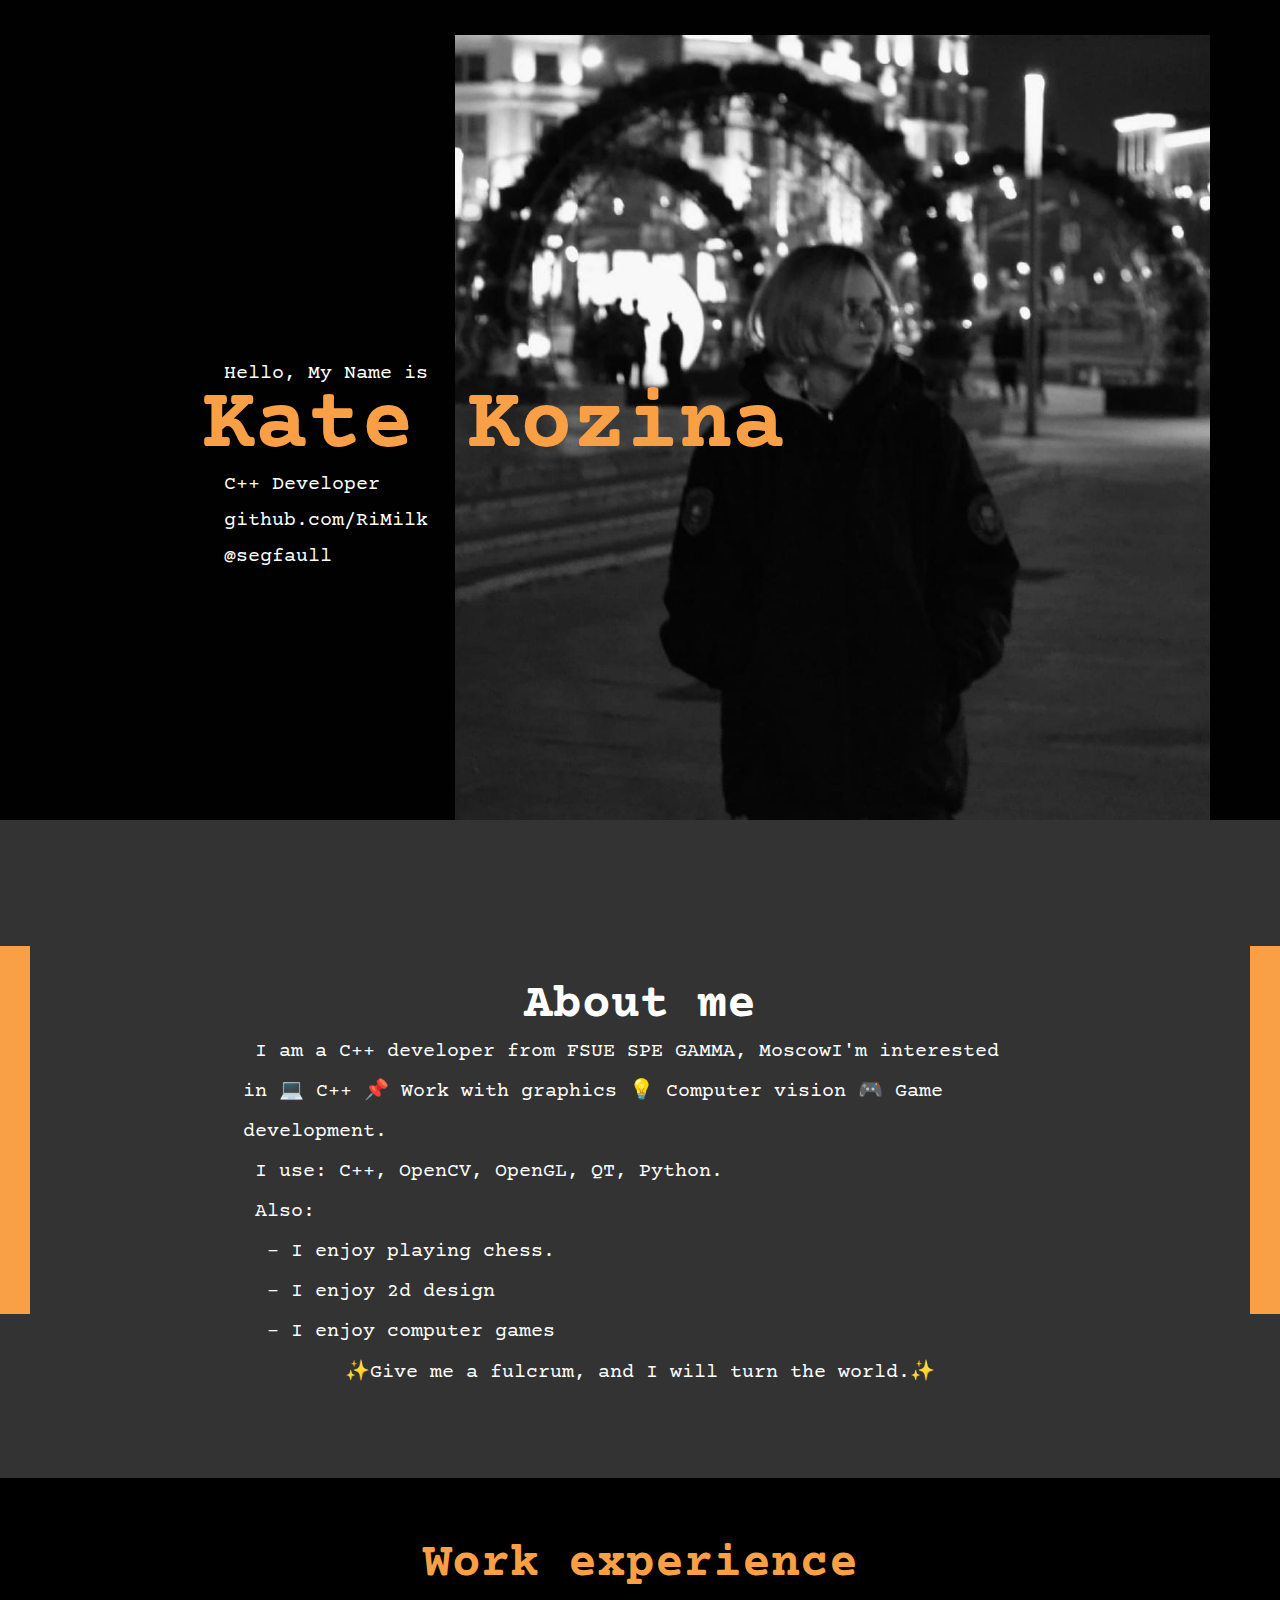
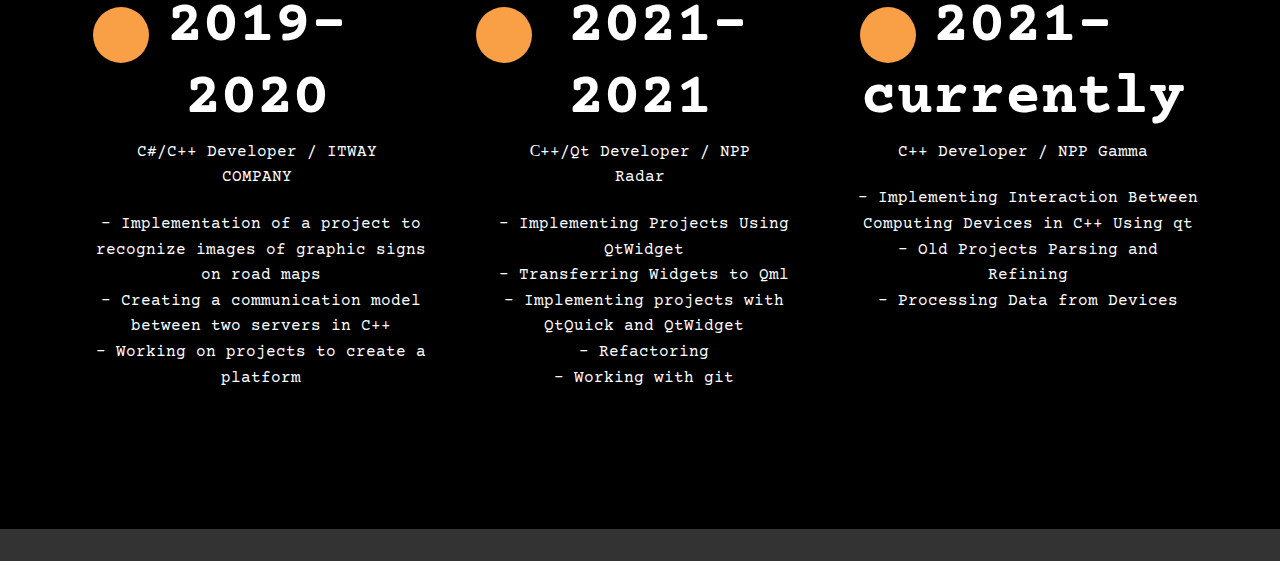
<file: index.html>
<!DOCTYPE html>
<html style="font-size: 16px;" lang="ru"><head>
    <meta name="viewport" content="width=device-width, initial-scale=1.0">
    <meta charset="utf-8">
    <meta name="keywords" content="​Dreadlocks &amp;amp; Weave Spa, ​Hair Services, About Salon, ​To book and for exact pricing please call us at 123-456-7868, mission, Why Us?, Visit Us, Contact Us">
    <meta name="description" content="">
    <title>Главная</title>
    <link rel="stylesheet" href="nicepage.css" media="screen">
<link rel="stylesheet" href="Главная.css" media="screen">
    <script class="u-script" type="text/javascript" src="jquery-1.9.1.min.js" defer=""></script>
    <script class="u-script" type="text/javascript" src="nicepage.js" defer=""></script>
    <meta name="generator" content="Nicepage 5.3.3, nicepage.com">
    <link id="u-theme-google-font" rel="stylesheet" href="https://fonts.googleapis.com/css?family=Montserrat:100,100i,200,200i,300,300i,400,400i,500,500i,600,600i,700,700i,800,800i,900,900i|Open+Sans:300,300i,400,400i,500,500i,600,600i,700,700i,800,800i">
    <link id="u-page-google-font" rel="stylesheet" href="https://fonts.googleapis.com/css?family=Courier+Prime:400,400i,700,700i">
    
    
    
    
    <script type="application/ld+json">{
		"@context": "http://schema.org",
		"@type": "Organization",
		"name": "",
		"url": "/"
}</script>
    <meta name="theme-color" content="#80b4ff">
    <meta property="og:title" content="Главная">
    <meta property="og:type" content="website">
    <link rel="canonical" href="/">
  </head>
  <body data-home-page="https://rimilk.nicepage.io/Главная.html?version=870f7130-4845-4c14-bfb3-1c8bd3bc6352" data-home-page-title="Главная" class="u-body u-xl-mode" data-lang="ru">
    <section class="skrollable skrollable-between u-align-left u-clearfix u-image u-section-1" id="carousel_c16d" src="" data-image-width="1980" data-image-height="1322">
      <div class="u-clearfix u-sheet u-sheet-1">
        <img class="u-image u-image-1" src="/images/paQmbD_ntSE.jpg" data-image-width="1387" data-image-height="1080">
        <h2 class="u-custom-font u-text u-text-palette-3-base u-text-1" data-lang-en="​Dreadlocks &amp;amp; Weave Spa">Kate Kozina</h2>
        <p class="u-custom-font u-large-text u-text u-text-body-alt-color u-text-variant u-text-2" data-lang-en="Simple Text. Lorem ipsum dolor sit amet, consectetur adipiscing elit. Curabitur id suscipit ex. Suspendisse rhoncus laoreet purus quis elementum.<br><br>Image from <a href=&quot;https://www.freepik.com/&quot; class=&quot;u-active-none u-border-1 u-border-active-grey-25 u-border-hover-grey-25 u-border-no-left u-border-no-right u-border-no-top u-border-white u-bottom-left-radius-0 u-bottom-right-radius-0 u-btn u-button-link u-button-style u-hover-none u-none u-radius-0 u-text-palette-2-base u-top-left-radius-0 u-top-right-radius-0 u-text-3&quot; target=&quot;_blank&quot; style=&quot;background-image: none; border-style: solid; padding-top: 0; padding-bottom: 0; padding-left: 0; padding-right: 0&quot;>Freepik</a>">C++ Developer<br>github.com/RiMilk<br>@segfaull<br>
          <br>
          <br>
        </p>
        <p class="u-custom-font u-large-text u-text u-text-body-alt-color u-text-variant u-text-3" data-lang-en="Simple Text. Lorem ipsum dolor sit amet, consectetur adipiscing elit. Curabitur id suscipit ex. Suspendisse rhoncus laoreet purus quis elementum.<br><br>Image from <a href=&quot;https://www.freepik.com/&quot; class=&quot;u-active-none u-border-1 u-border-active-grey-25 u-border-hover-grey-25 u-border-no-left u-border-no-right u-border-no-top u-border-white u-bottom-left-radius-0 u-bottom-right-radius-0 u-btn u-button-link u-button-style u-hover-none u-none u-radius-0 u-text-palette-2-base u-top-left-radius-0 u-top-right-radius-0 u-text-3&quot; target=&quot;_blank&quot; style=&quot;background-image: none; border-style: solid; padding-top: 0; padding-bottom: 0; padding-left: 0; padding-right: 0&quot;>Freepik</a>">Hello, My Name is<br>
          <br>
          <br>
        </p>
      </div>
    </section>
    <section class="u-clearfix u-grey-80 u-valign-middle-sm u-valign-middle-xs u-section-2" id="carousel_c74a">
      <div class="u-container-style u-expanded-width u-group u-shape-rectangle u-group-1">
        <div class="u-container-layout u-container-layout-1">
          <div class="u-expanded-height-md u-expanded-height-sm u-expanded-height-xs u-palette-3-base u-shape u-shape-rectangle u-shape-1"></div>
          <div class="u-expanded-height-md u-expanded-height-sm u-expanded-height-xs u-palette-3-base u-shape u-shape-rectangle u-shape-2"></div>
          <h2 class="u-align-center u-custom-font u-text u-text-1" spellcheck="false">About me</h2>
          <p class="u-align-left u-custom-font u-text u-text-2" spellcheck="false">&nbsp;I am a C++ developer from FSUE SPE GAMMA, MoscowI'm interested in&nbsp;💻&nbsp;C++&nbsp;📌&nbsp;Work with graphics&nbsp;💡&nbsp;Computer vision&nbsp;🎮&nbsp;Game development.<br>&nbsp;I use: C++, OpenCV, OpenGL, QT, Python.<br>&nbsp;Also:<br>&nbsp; - I enjoy playing chess.<br>&nbsp; - I enjoy 2d design<br>&nbsp; - I enjoy computer games<br>
          </p>
          <p class="u-align-center u-custom-font u-text u-text-3" spellcheck="false"> ✨Give me a fulcrum, and I will turn the world.✨<br>
          </p>
        </div>
      </div>
    </section>
    <section class="u-align-center u-black u-clearfix u-section-3" id="carousel_934e">
      <div class="u-clearfix u-sheet u-sheet-1">
        <h2 class="u-custom-font u-text u-text-default u-text-palette-3-base u-text-1" spellcheck="false"> Work experience</h2>
        <div class="u-expanded-width u-list u-list-1">
          <div class="u-repeater u-repeater-1">
            <div class="u-align-center-xs u-container-style u-list-item u-repeater-item">
              <div class="u-container-layout u-similar-container u-container-layout-1">
                <h3 class="u-custom-font u-text u-text-default u-text-2" spellcheck="false"> 2019-<br>2020
                </h3>
                <div class="u-palette-3-base u-preserve-proportions u-shape u-shape-circle u-shape-1"></div>
                <p class="u-custom-font u-text u-text-white u-text-3" spellcheck="false"> C#/C++ Developer / ITWAY COMPANY<br>
                </p>
                <p class="u-custom-font u-text u-text-4" spellcheck="false"> - Implementation of a project to recognize images of graphic signs on road maps <br>- Creating a communication model between two servers in C++ <br>- Working on projects to create a platform<br>
                </p>
              </div>
            </div>
            <div class="u-align-center-xs u-container-style u-list-item u-repeater-item">
              <div class="u-container-layout u-similar-container u-container-layout-2">
                <h3 class="u-custom-font u-text u-text-default u-text-5" spellcheck="false">&nbsp;2021-<br>2021
                </h3>
                <div class="u-palette-3-base u-preserve-proportions u-shape u-shape-circle u-shape-2"></div>
                <p class="u-custom-font u-text u-text-white u-text-6" spellcheck="false">С++/Qt Developer / NPP Radar</p>
                <p class="u-custom-font u-text u-text-7" spellcheck="false"> - Implementing Projects Using QtWidget <br>- Transferring Widgets to Qml <br>- Implementing projects with QtQuick and QtWidget <br>- Refactoring <br>- Working with git<br>
                </p>
              </div>
            </div>
            <div class="u-align-center-xs u-container-style u-list-item u-repeater-item">
              <div class="u-container-layout u-similar-container u-container-layout-3">
                <h3 class="u-custom-font u-text u-text-default u-text-8">2021-​currently</h3>
                <div class="u-palette-3-base u-preserve-proportions u-shape u-shape-circle u-shape-3"></div>
                <p class="u-custom-font u-text u-text-white u-text-9" spellcheck="false">C++ Developer /&nbsp;NPP Gamma</p>
                <p class="u-custom-font u-text u-text-10" spellcheck="false">- ​Implementing Interaction Between Computing Devices in C++ Using qt <br>- Old Projects Parsing and Refining <br>- Processing Data from Devices<br>
                </p>
              </div>
            </div>
          </div>
        </div>
      </div>
    </section>
    
    
    
    <section class="u-backlink u-clearfix u-grey-80">
    </section>
  
</body></html>
</file>
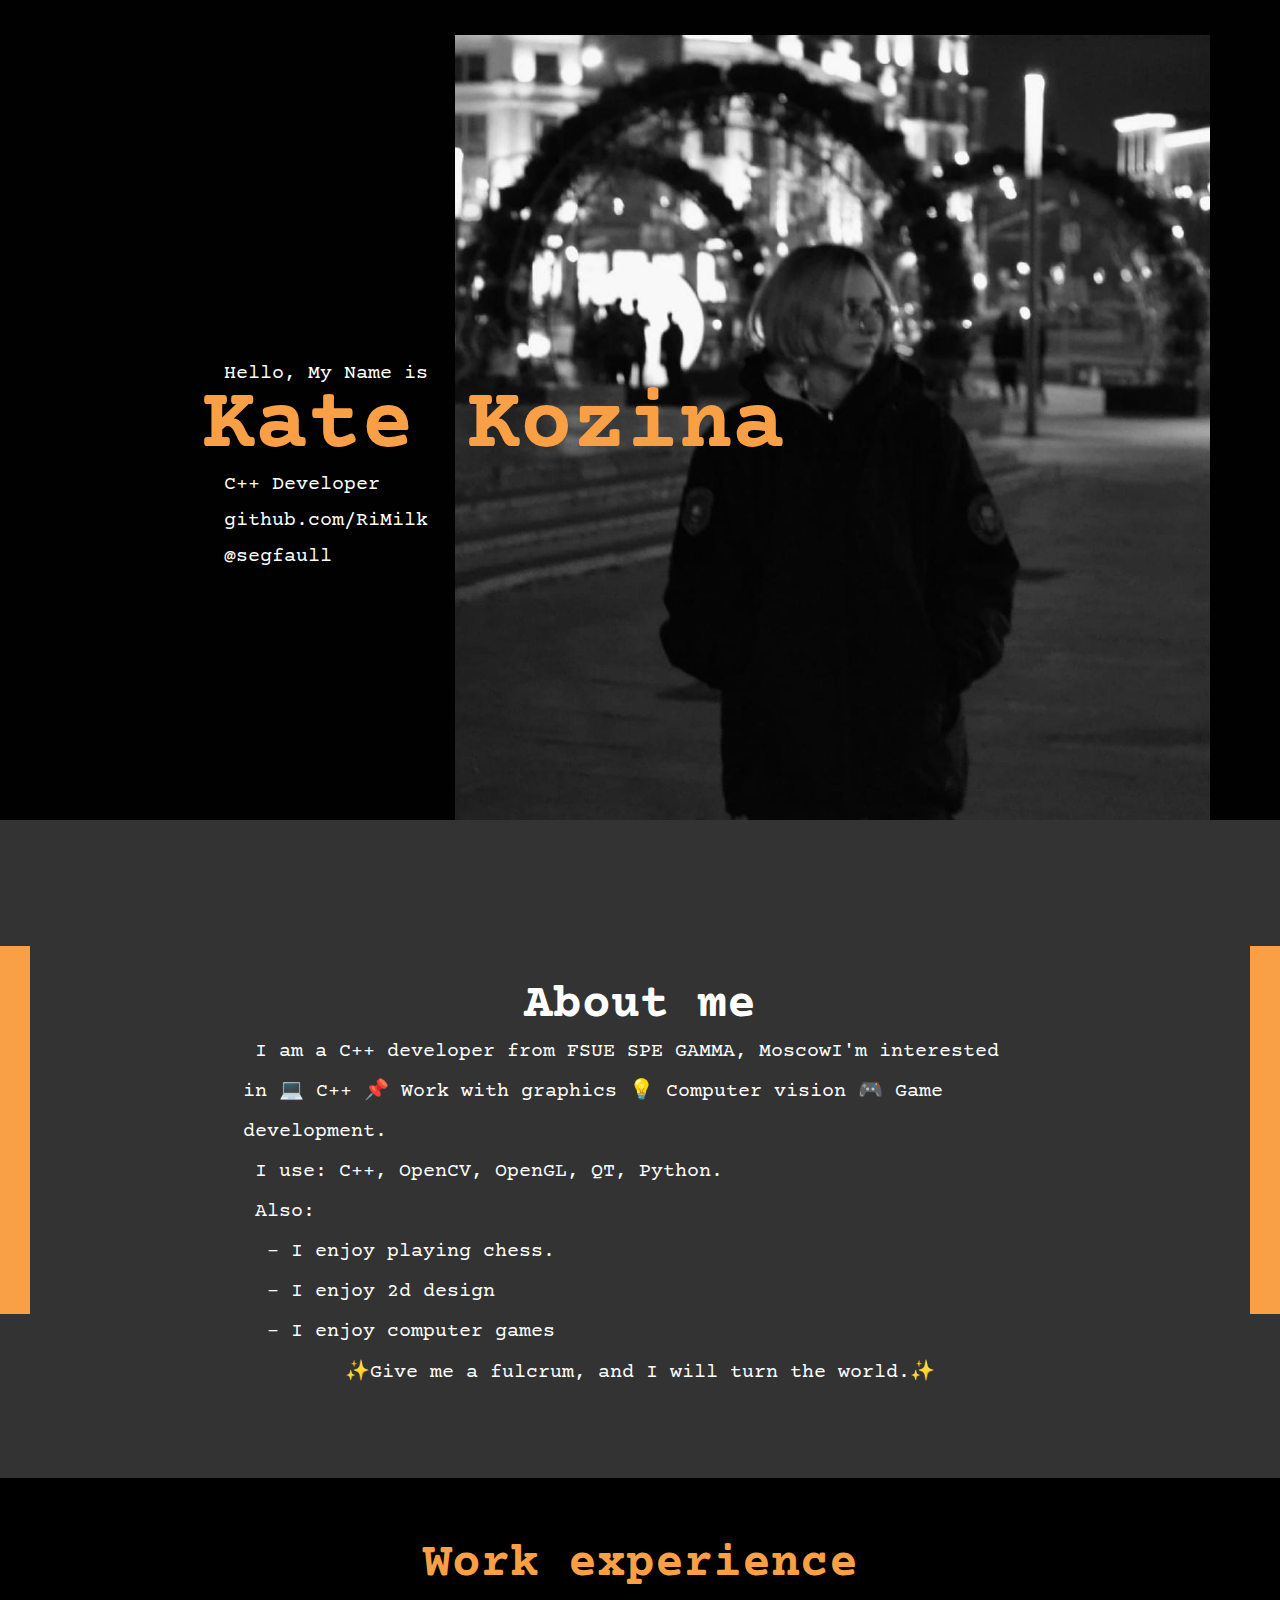
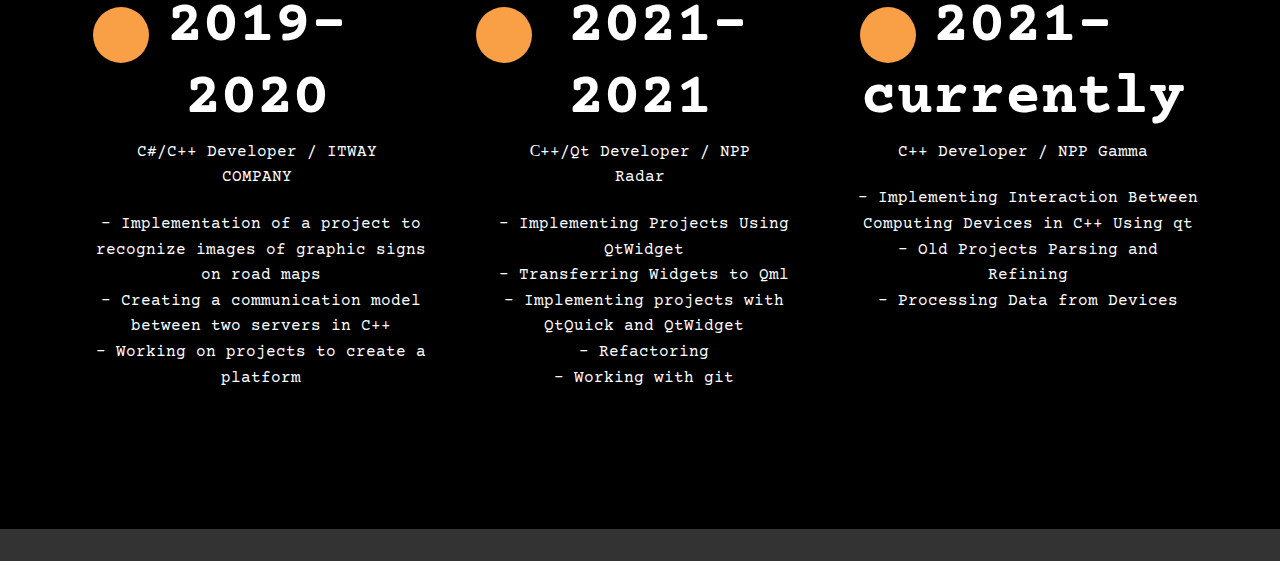
<file: Главная.html>
<!DOCTYPE html>
<html style="font-size: 16px;" lang="ru"><head>
    <meta name="viewport" content="width=device-width, initial-scale=1.0">
    <meta charset="utf-8">
    <meta name="keywords" content="​Dreadlocks &amp;amp; Weave Spa, ​Hair Services, About Salon, ​To book and for exact pricing please call us at 123-456-7868, mission, Why Us?, Visit Us, Contact Us">
    <meta name="description" content="">
    <title>Главная</title>
    <link rel="stylesheet" href="nicepage.css" media="screen">
<link rel="stylesheet" href="Главная.css" media="screen">
    <script class="u-script" type="text/javascript" src="jquery-1.9.1.min.js" defer=""></script>
    <script class="u-script" type="text/javascript" src="nicepage.js" defer=""></script>
    <meta name="generator" content="Nicepage 5.3.3, nicepage.com">
    <link id="u-theme-google-font" rel="stylesheet" href="https://fonts.googleapis.com/css?family=Montserrat:100,100i,200,200i,300,300i,400,400i,500,500i,600,600i,700,700i,800,800i,900,900i|Open+Sans:300,300i,400,400i,500,500i,600,600i,700,700i,800,800i">
    <link id="u-page-google-font" rel="stylesheet" href="https://fonts.googleapis.com/css?family=Courier+Prime:400,400i,700,700i">
    
    
    
    
    <script type="application/ld+json">{
		"@context": "http://schema.org",
		"@type": "Organization",
		"name": "",
		"url": "/"
}</script>
    <meta name="theme-color" content="#80b4ff">
    <meta property="og:title" content="Главная">
    <meta property="og:type" content="website">
    <link rel="canonical" href="/">
  </head>
  <body class="u-body u-xl-mode" data-lang="ru">
    <section class="skrollable skrollable-between u-align-left u-clearfix u-image u-section-1" id="carousel_c16d" src="" data-image-width="1980" data-image-height="1322">
      <div class="u-clearfix u-sheet u-sheet-1">
        <img class="u-image u-image-1" src="/images/paQmbD_ntSE.jpg" data-image-width="1387" data-image-height="1080">
        <h2 class="u-custom-font u-text u-text-palette-3-base u-text-1" data-lang-en="​Dreadlocks &amp;amp; Weave Spa">Kate Kozina</h2>
        <p class="u-custom-font u-large-text u-text u-text-body-alt-color u-text-variant u-text-2" data-lang-en="Simple Text. Lorem ipsum dolor sit amet, consectetur adipiscing elit. Curabitur id suscipit ex. Suspendisse rhoncus laoreet purus quis elementum.<br><br>Image from <a href=&quot;https://www.freepik.com/&quot; class=&quot;u-active-none u-border-1 u-border-active-grey-25 u-border-hover-grey-25 u-border-no-left u-border-no-right u-border-no-top u-border-white u-bottom-left-radius-0 u-bottom-right-radius-0 u-btn u-button-link u-button-style u-hover-none u-none u-radius-0 u-text-palette-2-base u-top-left-radius-0 u-top-right-radius-0 u-text-3&quot; target=&quot;_blank&quot; style=&quot;background-image: none; border-style: solid; padding-top: 0; padding-bottom: 0; padding-left: 0; padding-right: 0&quot;>Freepik</a>">C++ Developer<br>github.com/RiMilk<br>@segfaull<br>
          <br>
          <br>
        </p>
        <p class="u-custom-font u-large-text u-text u-text-body-alt-color u-text-variant u-text-3" data-lang-en="Simple Text. Lorem ipsum dolor sit amet, consectetur adipiscing elit. Curabitur id suscipit ex. Suspendisse rhoncus laoreet purus quis elementum.<br><br>Image from <a href=&quot;https://www.freepik.com/&quot; class=&quot;u-active-none u-border-1 u-border-active-grey-25 u-border-hover-grey-25 u-border-no-left u-border-no-right u-border-no-top u-border-white u-bottom-left-radius-0 u-bottom-right-radius-0 u-btn u-button-link u-button-style u-hover-none u-none u-radius-0 u-text-palette-2-base u-top-left-radius-0 u-top-right-radius-0 u-text-3&quot; target=&quot;_blank&quot; style=&quot;background-image: none; border-style: solid; padding-top: 0; padding-bottom: 0; padding-left: 0; padding-right: 0&quot;>Freepik</a>">Hello, My Name is<br>
          <br>
          <br>
        </p>
      </div>
    </section>
    <section class="u-clearfix u-grey-80 u-valign-middle-sm u-valign-middle-xs u-section-2" id="carousel_c74a">
      <div class="u-container-style u-expanded-width u-group u-shape-rectangle u-group-1">
        <div class="u-container-layout u-container-layout-1">
          <div class="u-expanded-height-md u-expanded-height-sm u-expanded-height-xs u-palette-3-base u-shape u-shape-rectangle u-shape-1"></div>
          <div class="u-expanded-height-md u-expanded-height-sm u-expanded-height-xs u-palette-3-base u-shape u-shape-rectangle u-shape-2"></div>
          <h2 class="u-align-center u-custom-font u-text u-text-1" spellcheck="false">About me</h2>
          <p class="u-align-left u-custom-font u-text u-text-2" spellcheck="false">&nbsp;I am a C++ developer from FSUE SPE GAMMA, MoscowI'm interested in&nbsp;💻&nbsp;C++&nbsp;📌&nbsp;Work with graphics&nbsp;💡&nbsp;Computer vision&nbsp;🎮&nbsp;Game development.<br>&nbsp;I use: C++, OpenCV, OpenGL, QT, Python.<br>&nbsp;Also:<br>&nbsp; - I enjoy playing chess.<br>&nbsp; - I enjoy 2d design<br>&nbsp; - I enjoy computer games<br>
          </p>
          <p class="u-align-center u-custom-font u-text u-text-3" spellcheck="false"> ✨Give me a fulcrum, and I will turn the world.✨<br>
          </p>
        </div>
      </div>
    </section>
    <section class="u-align-center u-black u-clearfix u-section-3" id="carousel_934e">
      <div class="u-clearfix u-sheet u-sheet-1">
        <h2 class="u-custom-font u-text u-text-default u-text-palette-3-base u-text-1" spellcheck="false"> Work experience</h2>
        <div class="u-expanded-width u-list u-list-1">
          <div class="u-repeater u-repeater-1">
            <div class="u-align-center-xs u-container-style u-list-item u-repeater-item">
              <div class="u-container-layout u-similar-container u-container-layout-1">
                <h3 class="u-custom-font u-text u-text-default u-text-2" spellcheck="false"> 2019-<br>2020
                </h3>
                <div class="u-palette-3-base u-preserve-proportions u-shape u-shape-circle u-shape-1"></div>
                <p class="u-custom-font u-text u-text-white u-text-3" spellcheck="false"> C#/C++ Developer / ITWAY COMPANY<br>
                </p>
                <p class="u-custom-font u-text u-text-4" spellcheck="false"> - Implementation of a project to recognize images of graphic signs on road maps <br>- Creating a communication model between two servers in C++ <br>- Working on projects to create a platform<br>
                </p>
              </div>
            </div>
            <div class="u-align-center-xs u-container-style u-list-item u-repeater-item">
              <div class="u-container-layout u-similar-container u-container-layout-2">
                <h3 class="u-custom-font u-text u-text-default u-text-5" spellcheck="false">&nbsp;2021-<br>2021
                </h3>
                <div class="u-palette-3-base u-preserve-proportions u-shape u-shape-circle u-shape-2"></div>
                <p class="u-custom-font u-text u-text-white u-text-6" spellcheck="false">С++/Qt Developer / NPP Radar</p>
                <p class="u-custom-font u-text u-text-7" spellcheck="false"> - Implementing Projects Using QtWidget <br>- Transferring Widgets to Qml <br>- Implementing projects with QtQuick and QtWidget <br>- Refactoring <br>- Working with git<br>
                </p>
              </div>
            </div>
            <div class="u-align-center-xs u-container-style u-list-item u-repeater-item">
              <div class="u-container-layout u-similar-container u-container-layout-3">
                <h3 class="u-custom-font u-text u-text-default u-text-8">2021-​currently</h3>
                <div class="u-palette-3-base u-preserve-proportions u-shape u-shape-circle u-shape-3"></div>
                <p class="u-custom-font u-text u-text-white u-text-9" spellcheck="false">C++ Developer /&nbsp;NPP Gamma</p>
                <p class="u-custom-font u-text u-text-10" spellcheck="false">- ​Implementing Interaction Between Computing Devices in C++ Using qt <br>- Old Projects Parsing and Refining <br>- Processing Data from Devices<br>
                </p>
              </div>
            </div>
          </div>
        </div>
      </div>
    </section>
    
    
    
    <section class="u-backlink u-clearfix u-grey-80">
    </section>
  
</body></html>
</file>
